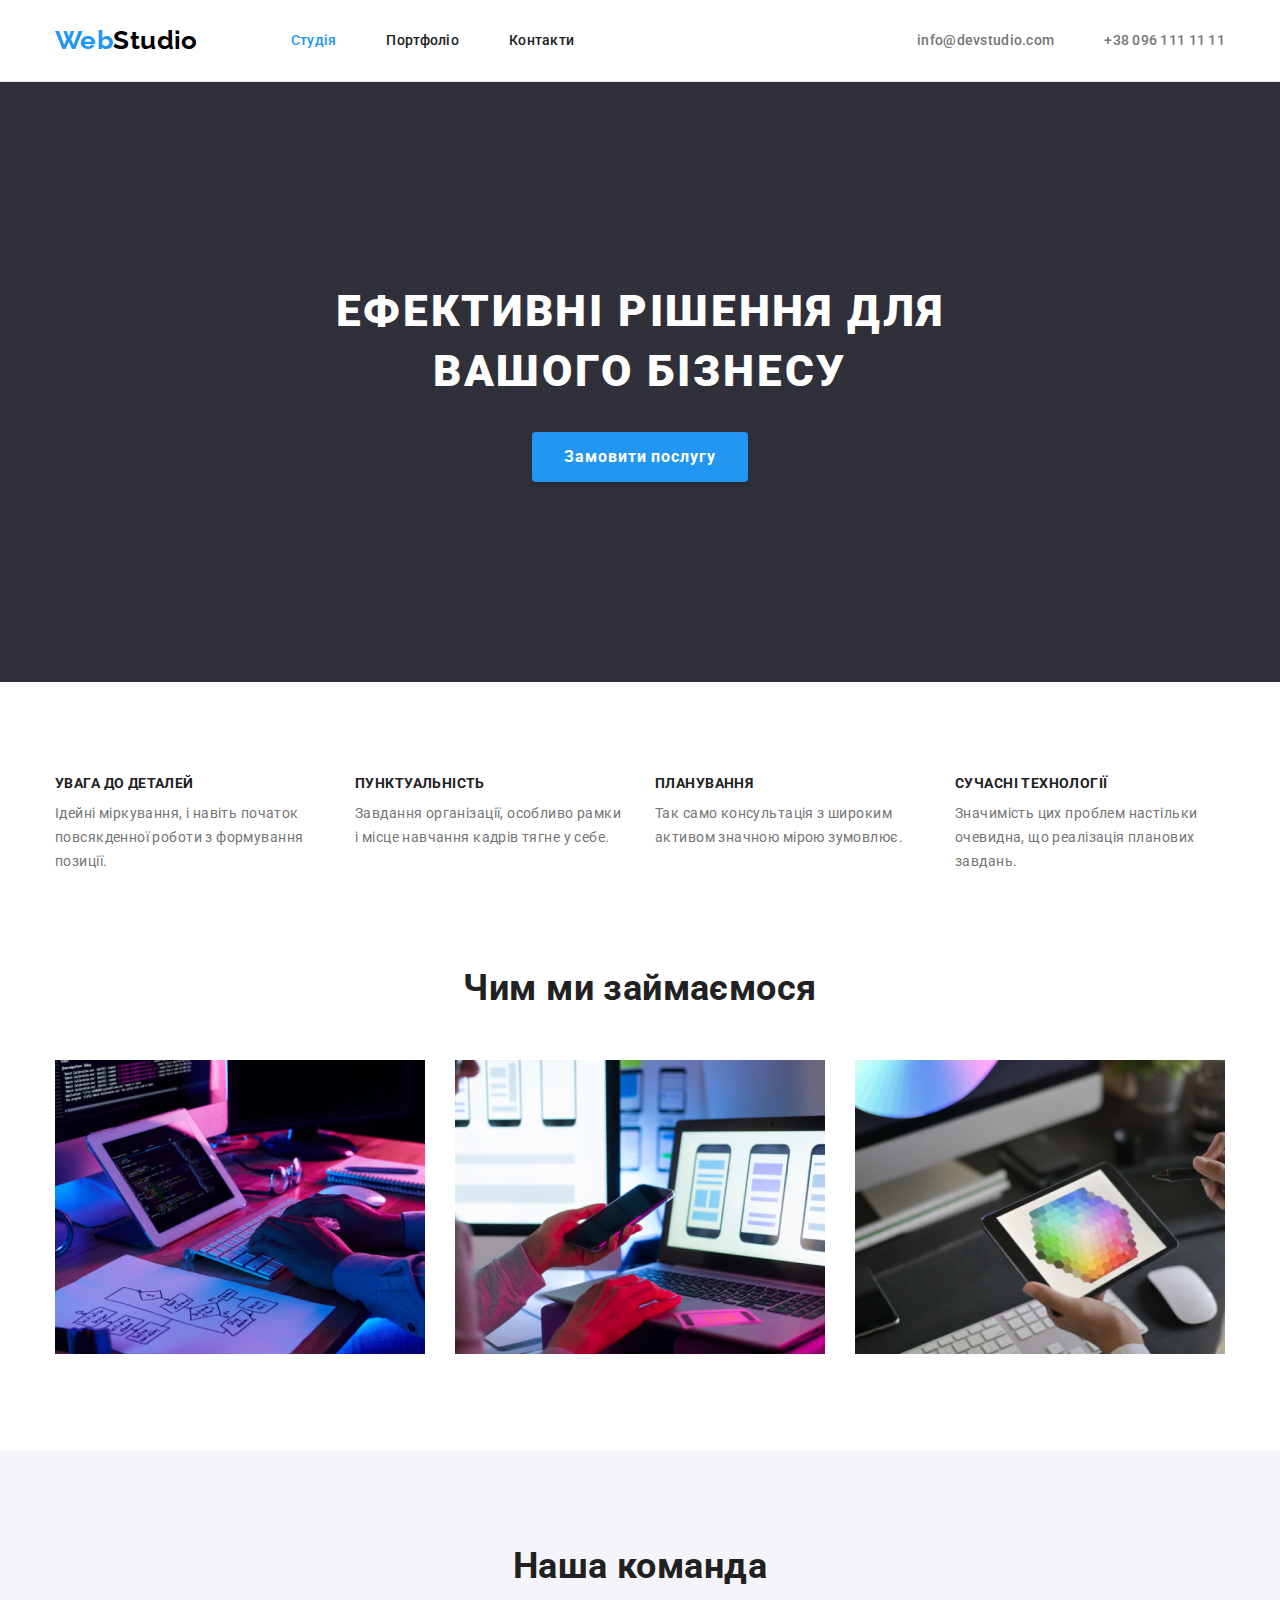
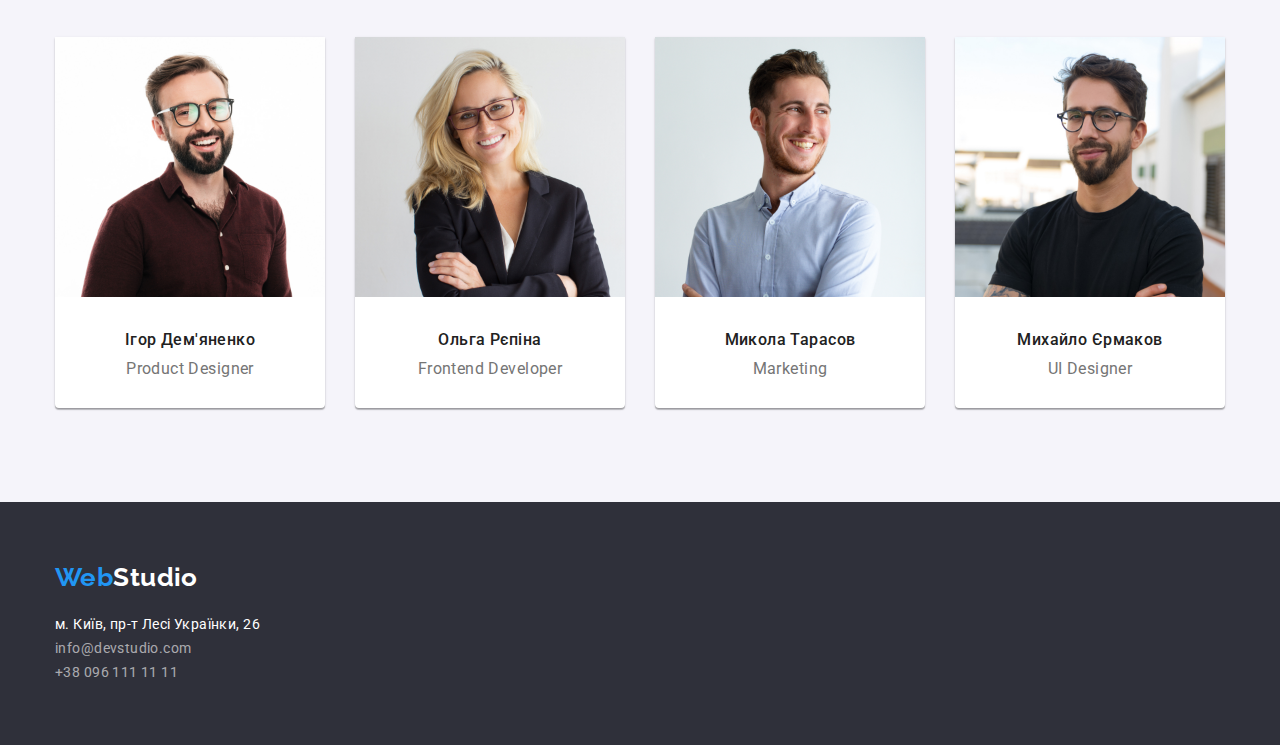
<file: index.html>
<!DOCTYPE html>
<html lang="uk">
  <head>
    <meta charset="UTF-8" />
    <meta http-equiv="X-UA-Compatible" content="IE=edge" />
    <meta name="viewport" content="width=device-width, initial-scale=1.0" />
    <title>Студія</title>
    <link
      href="https://fonts.googleapis.com/css2?family=Raleway:wght@700&family=Roboto:wght@400;500;700;900&display=swap"
      rel="stylesheet"
    />
    <link
      rel="stylesheet"
      href="https://cdnjs.cloudflare.com/ajax/libs/modern-normalize/1.1.0/modern-normalize.min.css"
    />
    <link rel="stylesheet" href="./css/style.css" />
  </head>
  <body>
    <header class="page-header">
      <div class="container main-nav">
        <nav class="nav-main">
          <a href="./index.html" class="logo"
            ><span class="logo-accent">Web</span>Studio</a
          >
          <ul class="site-nav">
            <li class="item"><a href="" class="link current">Студія</a></li>
            <li class="item">
              <a href="./portfolio.html" class="link">Портфоліо</a>
            </li>
            <li class="item"><a href="" class="link">Контакти</a></li>
          </ul>
        </nav>
        <ul class="contact">
          <li class="item">
            <a href="mailto:info@devstudio.com" class="link"
              >info@devstudio.com</a
            >
          </li>
          <li class="item">
            <a href="tel:+380961111111" class="link">+38 096 111 11 11</a>
          </li>
        </ul>
      </div>
    </header>
    <main>
      <!--Hero-->
      <section class="hero">
        <h1 class="hero-title">Ефективні рішення для вашого бізнесу</h1>
        <button type="button" class="hero-button">Замовити послугу</button>
      </section>
      <!--Переваги-->
      <section class="section">
        <div class="container">
          <h2 class="visually-hidden">Переваги</h2>
          <ul class="benefits">
            <li class="benefit">
              <h3 class="benefits-list">УВАГА ДО ДЕТАЛЕЙ</h3>
              <p class="text">
                Ідейні міркування, і навіть початок повсякденної роботи з
                формування позиції.
              </p>
            </li>
            <li class="benefit">
              <h3 class="benefits-list">ПУНКТУАЛЬНІСТЬ</h3>
              <p class="text">
                Завдання організації, особливо рамки і місце навчання кадрів
                тягне у себе.
              </p>
            </li>
            <li class="benefit">
              <h3 class="benefits-list">ПЛАНУВАННЯ</h3>
              <p class="text">
                Так само консультація з широким активом значною мірою зумовлює.
              </p>
            </li>
            <li class="benefit">
              <h3 class="benefits-list">СУЧАСНІ ТЕХНОЛОГІЇ</h3>
              <p class="text">
                Значимість цих проблем настільки очевидна, що реалізація
                планових завдань.
              </p>
            </li>
          </ul>
        </div>
      </section>
      <!--Напрямки роботи-->
      <section class="section works">
        <div class="container">
          <h2 class="work">Чим ми займаємося</h2>
          <ul class="work-list">
            <li class="image">
              <img
                src="./images/img1.jpg"
                alt="Десктопні пристрої"
                width="370"
              />
            </li>
            <li class="image">
              <img
                src="./images/img2.jpg"
                alt="Мобільні пристрої"
                width="370"
              />
            </li>
            <li class="image">
              <img src="./images/img3.jpg" alt="Планшети" width="370" />
            </li>
          </ul>
        </div>
      </section>
      <!--Команда-->
      <section class="section prof">
        <div class="container">
          <h2 class="comanda">Наша команда</h2>
          <ul class="container-prof">
            <li class="foto">
              <img
                src="./images/foto1.jpg"
                alt="Фото Ігор Дем'яненко"
                width="270"
                height="260"
              />
              <div class="about-team">
                <h3 class="comanda-element">Ігор Дем'яненко</h3>
                <p lang="en" class="professional">Product Designer</p>
              </div>
            </li>
            <li class="foto">
              <img
                src="./images/foto2.jpg"
                alt="Фото Ольга Рєпіна"
                width="270"
                height="260"
              />
              <div class="about-team">
                <h3 class="comanda-element">Ольга Рєпіна</h3>
                <p lang="en" class="professional">Frontend Developer</p>
              </div>
            </li>
            <li class="foto">
              <img
                src="./images/foto3.jpg"
                alt="Фото Микола Тарасов"
                width="270"
                height="260"
              />
              <div class="about-team">
                <h3 class="comanda-element">Микола Тарасов</h3>
                <p lang="en" class="professional">Marketing</p>
              </div>
            </li>
            <li class="foto">
              <img
                src="./images/foto4.jpg"
                alt="Фото Михайло Єрмаков"
                width="270"
                height="260"
              />
              <div class="about-team">
                <h3 class="comanda-element">Михайло Єрмаков</h3>
                <p lang="en" class="professional">UI Designer</p>
              </div>
            </li>
          </ul>
        </div>
      </section>
    </main>
    <footer class="foot-site">
      <div class="container footer">
        <a href="./index.html" class="logo-footer"
          ><span class="logo-accent">Web</span>Studio</a
        >
        <address>
          <ul class="contact-footer">
            <li>
              <a href="" class="linkWhite">м. Київ, пр-т Лесі Українки, 26</a>
            </li>
            <li class="adress footer">
              <a href="mailto:info@devstudio.com" class="link-footer"
                >info@devstudio.com</a
              >
            </li>
            <li class="adress footer">
              <a href="tel:+380961111111" class="link-footer"
                >+38 096 111 11 11</a
              >
            </li>
          </ul>
        </address>
      </div>
    </footer>
  </body>
</html>
</file>
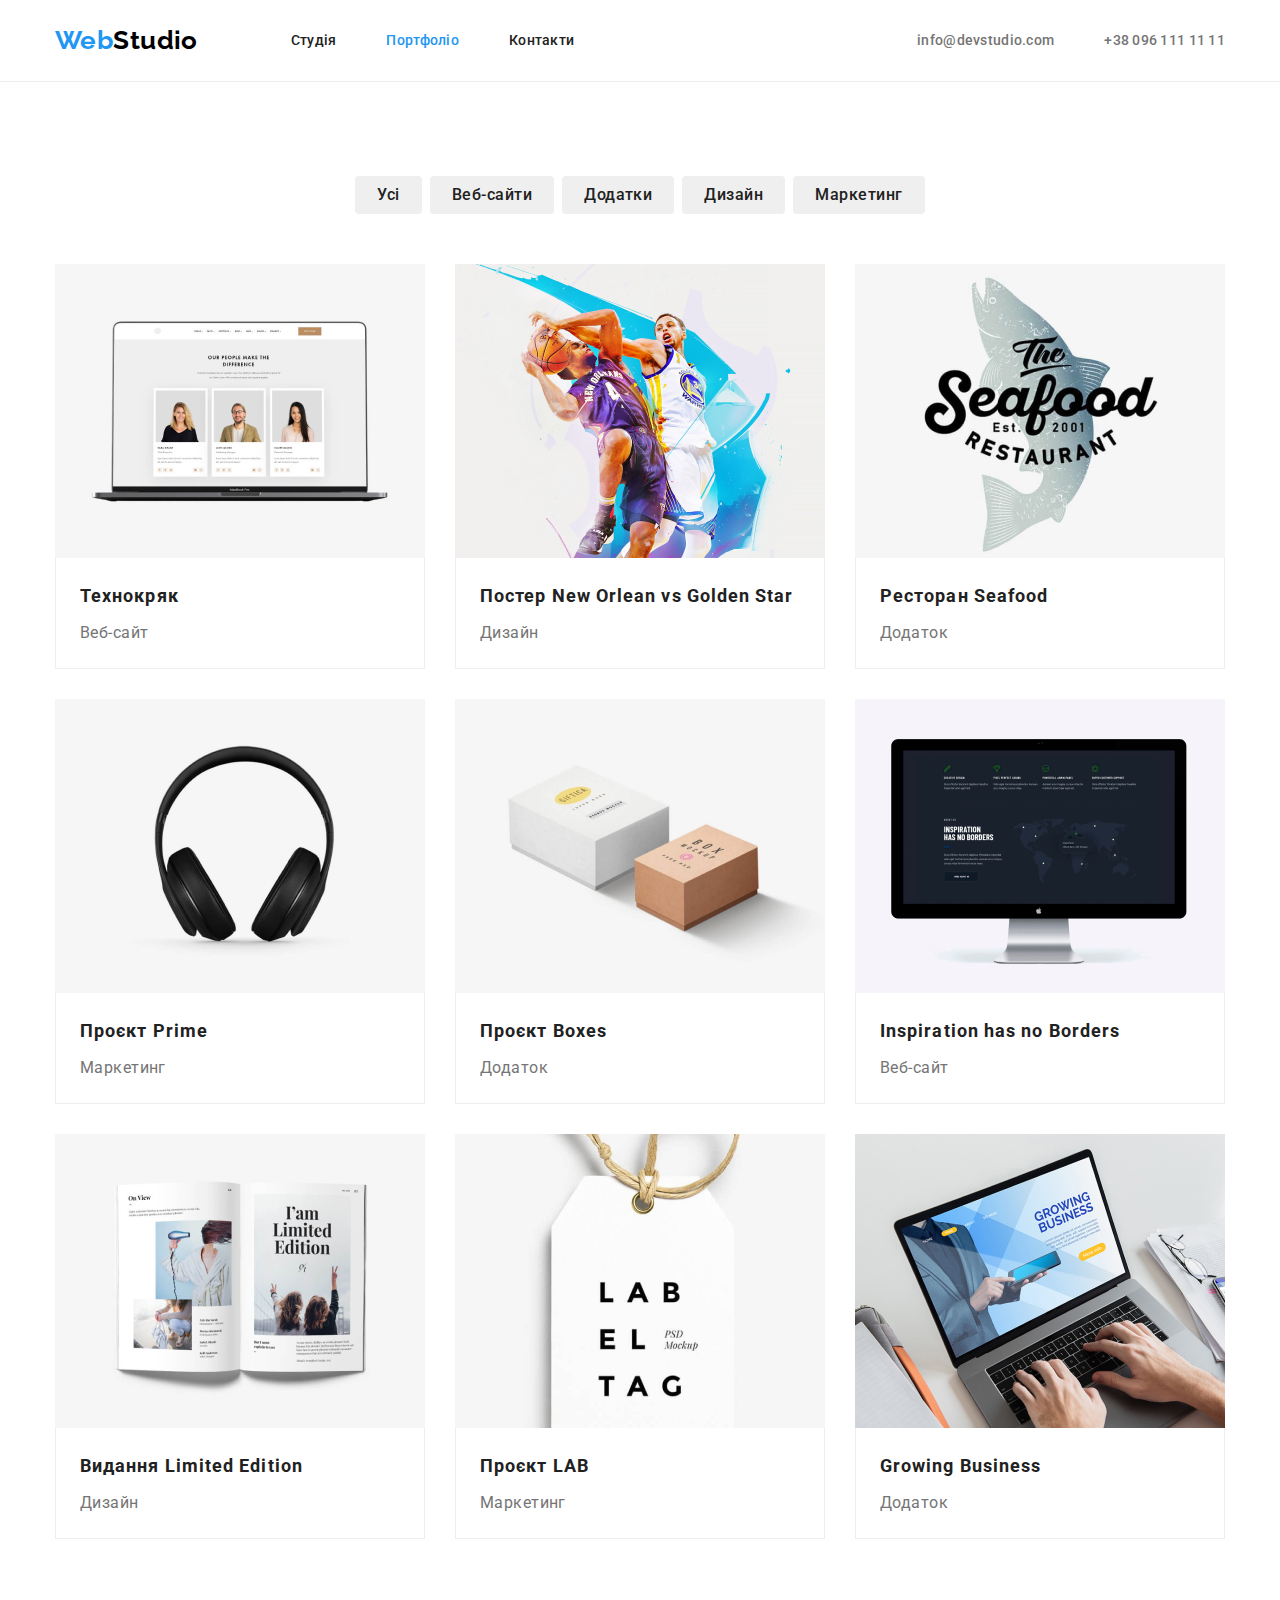
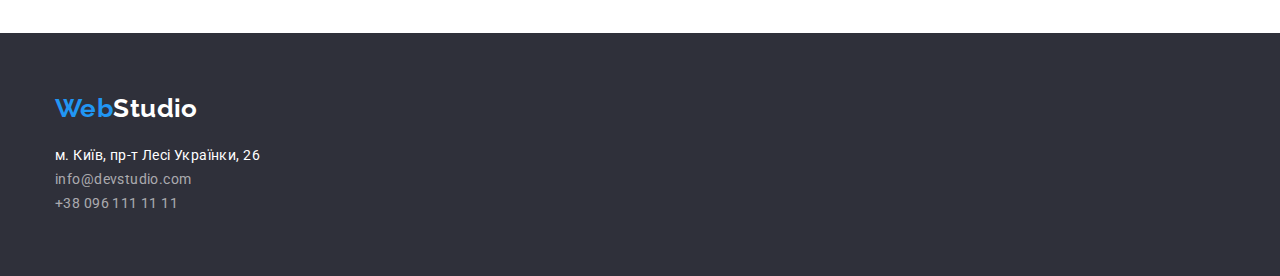
<file: portfolio.html>
<!DOCTYPE html>
<html lang="uk">
  <head>
    <meta charset="UTF-8" />
    <meta http-equiv="X-UA-Compatible" content="IE=edge" />
    <meta name="viewport" content="width=device-width, initial-scale=1.0" />
    <title>Портфоліо</title>
    <link
      href="https://fonts.googleapis.com/css2?family=Raleway:wght@700&family=Roboto:wght@400;500;700;900&display=swap"
      rel="stylesheet"
    />
    <link
      rel="stylesheet"
      href="https://cdnjs.cloudflare.com/ajax/libs/modern-normalize/1.1.0/modern-normalize.min.css"
    />
    <link rel="stylesheet" href="./css/style.css" />
  </head>
  <body>
    <header class="page-header">
      <div class="container main-nav">
        <nav class="nav-main">
          <a href="./index.html" class="logo"
            ><span class="logo-accent">Web</span>Studio</a
          >
          <ul class="site-nav">
            <li class="item"><a href="./index.html" class="link">Студія</a></li>
            <li class="item">
              <a href="" class="link current">Портфоліо</a>
            </li>
            <li class="item"><a href="" class="link">Контакти</a></li>
          </ul>
        </nav>
        <ul class="contact">
          <li class="item">
            <a href="mailto:info@devstudio.com" class="link"
              >info@devstudio.com</a
            >
          </li>
          <li class="item">
            <a href="tel:+380961111111" class="link">+38 096 111 11 11</a>
          </li>
        </ul>
      </div>
    </header>
    <main>
      <section class="section">
        <div class="container">
          <h1 class="visually-hidden">Портфоліо</h1>
          <ul class="ul-button">
            <li class="work-portf">
              <button type="button" class="filtr-button">Усі</button>
            </li>
            <li class="work-portf">
              <button type="button" class="filtr-button">Веб-сайти</button>
            </li>
            <li class="work-portf">
              <button type="button" class="filtr-button">Додатки</button>
            </li>
            <li class="work-portf">
              <button type="button" class="filtr-button">Дизайн</button>
            </li>
            <li class="work-portf">
              <button type="button" class="filtr-button">Маркетинг</button>
            </li>
          </ul>
          <ul class="ul-portfolio">
            <li class="example">
              <a href="" class="card">
                <img
                  class="example-img"
                  src="./images/portfolio1.jpg"
                  alt="Технокряк"
                  width="370"
                  height="294"
                />
                <div class="content">
                  <h2 class="title">Технокряк</h2>
                  <p class="text-portf">Веб-сайт</p>
                </div>
              </a>
            </li>
            <li class="example">
              <a href="" class="card">
                <img
                  class="example-img"
                  src="./images/portfolio2.jpg"
                  alt="Постер New Orlean vs Golden Star"
                  width="370"
                  height="294"
                />
                <div class="content">
                  <h2 class="title">Постер New Orlean vs Golden Star</h2>
                  <p class="text-portf">Дизайн</p>
                </div>
              </a>
            </li>
            <li class="example">
              <a href="" class="card">
                <img
                  class="example-img"
                  src="./images/portfolio3.jpg"
                  alt="Ресторан Seafood"
                  width="370"
                  height="294"
                />
                <div class="content">
                  <h2 class="title">Ресторан Seafood</h2>
                  <p class="text-portf">Додаток</p>
                </div>
              </a>
            </li>
            <li class="example">
              <a href="" class="card">
                <img
                  class="example-img"
                  src="./images/portfolio4.jpg"
                  alt="Проєкт Prime"
                  width="370"
                  height="294"
                />
                <div class="content">
                  <h2 class="title">Проєкт Prime</h2>
                  <p class="text-portf">Маркетинг</p>
                </div>
              </a>
            </li>
            <li class="example">
              <a href="" class="card">
                <img
                  class="example-img"
                  src="./images/portfolio5.jpg"
                  alt="Проєкт Boxes"
                  width="370"
                  height="294"
                />
                <div class="content">
                  <h2 class="title">Проєкт Boxes</h2>
                  <p class="text-portf">Додаток</p>
                </div>
              </a>
            </li>
            <li class="example">
              <a href="" class="card">
                <img
                  class="example-img"
                  src="./images/portfolio6.jpg"
                  alt="Inspiration has no Borders"
                  width="370"
                  height="294"
                />
                <div class="content">
                  <h2 class="title">Inspiration has no Borders</h2>
                  <p class="text-portf">Веб-сайт</p>
                </div>
              </a>
            </li>
            <li class="example">
              <a href="" class="card">
                <img
                  class="example-img"
                  src="./images/portfolio7.jpg"
                  alt="Видання Limited Edition"
                  width="370"
                  height="294"
                />
                <div class="content">
                  <h2 class="title">Видання Limited Edition</h2>
                  <p class="text-portf">Дизайн</p>
                </div>
              </a>
            </li>
            <li class="example">
              <a href="" class="card">
                <img
                  class="example-img"
                  src="./images/portfolio8.jpg"
                  alt="Проєкт LAB"
                  width="370"
                  height="294"
                />
                <div class="content">
                  <h2 class="title">Проєкт LAB</h2>
                  <p class="text-portf">Маркетинг</p>
                </div>
              </a>
            </li>
            <li class="example">
              <a href="" class="card">
                <img
                  class="example-img"
                  src="./images/portfolio9.jpg"
                  alt="Growing Business"
                  width="370"
                  height="294"
                />
                <div class="content">
                  <h2 class="title">Growing Business</h2>
                  <p class="text-portf">Додаток</p>
                </div>
              </a>
            </li>
          </ul>
        </div>
      </section>
    </main>
    <footer class="foot-site">
      <div class="container footer">
        <a href="./index.html" class="logo-footer"
          ><span class="logo-accent">Web</span>Studio</a
        >
        <address>
          <ul class="contact-footer">
            <li>
              <a href="" class="linkWhite">м. Київ, пр-т Лесі Українки, 26</a>
            </li>
            <li class="adress footer">
              <a href="mailto:info@devstudio.com" class="link-footer"
                >info@devstudio.com</a
              >
            </li>
            <li class="adress footer">
              <a href="tel:+380961111111" class="link-footer"
                >+38 096 111 11 11</a
              >
            </li>
          </ul>
        </address>
      </div>
    </footer>
  </body>
</html>
</file>
<file: css/style.css>
/* logo #000000 #2196F3
#2196F3 hover i focus
#212121
#757575
hero #FFFFFF */

:root {
  --primary-text-color: #212121;
  --title-text-color: #757575;
  --accent-color: #2196f3;
  --primary-white-color: #ffffff;
  --primary-color-logo: #000000;
  --background-color-hero-batton: #188ce8;
  --background-color-hero: #2f303a;
  --border-portfolio: #EEEEEE;
  --header-color-border: #ECECEC;
  --background-color-profess: #F5F4FA;
  --portfolio-background: #f5f5f5;
}

body {
  background-color: var(--primary-white-color);
  color: var(--primary-text-color);
  font-family: Roboto, sans-serif;
  font-size: 14px;
  letter-spacing: 0.03em;
}

li {
  list-style-type: none;
  padding-bottom: 0;
  padding-top: 0;
}

ul {
  padding-left: 0;
}

h1,
h2,
h3,
p,
ul {
  margin-top: 0;
  margin-bottom: 0;
}

.page-header {
  border-bottom: 1px solid var(--header-color-border);
}

.container {
  margin-left: auto;
  margin-right: auto;
  max-width: 1200px;
  padding-left: 15px;
  padding-right: 15px;
  /* outline: 2px solid tomato; */
}

.main-nav {
  display: flex;
  align-items: center;
}

.nav-main {
  display: flex;
  align-items: center;
}

.section {
  padding-top: 94px;
  padding-bottom: 94px;
}
  
.logo {
  margin-right: 93px;
  padding-top: 24px;
  padding-bottom: 24px;

  font-family: "Raleway";
  font-weight: 700;
  font-size: 26px;
  line-height: 1.19;
  color: var(--primary-color-logo);
  text-decoration: none;
}

.logo-accent {
  color: var(--accent-color);
}

/* Site nav */
.contact,
.site-nav {
  display: flex;
  margin-top: 0;
  margin-bottom: 0;
}

.contact {
  margin-left: auto;
}
.site-nav .item + .item,
.contact .item + .item {
  margin-left: 50px;

  /* .site-nav .item:not(:last-child) {
        margin-right: 50px; */
}
.contact .item {
  padding-top: 32px;
  padding-bottom: 32px;
}

.site-nav .link {
  display: block;
  padding-top: 32px;
  padding-bottom: 32px;

  color: var(--primary-text-color);
  font-weight: 500;
  line-height: 1.14;
  letter-spacing: 0.02em;
  text-decoration: none;
}

.site-nav .link:hover,
.site-nav .link:focus {
  color: var(--accent-color);
}

.site-nav .link.current {
  color: var(--accent-color);
}

.contact .link {
  color: var(--title-text-color);
  font-weight: 500;
  line-height: 1.14;
  letter-spacing: 0.02em;
  text-decoration: none;
}

.contact .link:hover,
.contact .link:focus {
  color: var(--accent-color);
}

/* Page header */
.page-header {
  background-color: var(--primary-white-color);
}

/* HERO*/
.hero {
  text-align: center;
  padding-top: 200px;
  padding-bottom: 200px;
  background-color: var(--background-color-hero);
}

.hero-title {
  width: 696px;
  margin-bottom: 30px;
  margin-left: auto;
  margin-right: auto;

  color: var(--primary-white-color);
  font-weight: 900;
  font-size: 44px;
  line-height: 1.36;
  letter-spacing: 0.06em;
  text-transform: uppercase;
}

.hero-button {
  display: inline-block;
  border-style: none;
  border-radius: 4px;
  padding: 10px 32px;
  min-width: 216px;

  color: var(--primary-white-color);
  background-color: var(--accent-color);
  font-family: inherit;
  font-weight: 700;
  font-size: 16px;
  line-height: 1.88;
  letter-spacing: 0.06em;
  cursor: pointer;
  box-shadow: 0px 4px 4px rgba(0, 0, 0, 0.15);
}

.hero-button:hover,
.hero-button:focus {
  background-color: var(--background-color-hero-batton);
}

/* benefits */
.benefits {
  display: flex;
  flex-wrap: wrap;
  padding-left: 0;
  list-style: none;
}

.benefit {
  width: 270px;
}

.benefits .benefit + .benefit {
  margin-left: 30px;
}
.benefits-list {
  color: var(--primary-text-color);
  font-size: 14px;
  font-weight: 700;
  line-height: 1.14;
}

.text {
  margin-top: 10px;
  color: var(--title-text-color);
  line-height: 1.71;
}

.image {
  display: inline-block;
}
/* Work end Comanda */
.container-prof {
  display: flex;
}
.container-prof .foto + .foto {
  margin-left: 30px;
}

.section.works {
  padding-top: 0;
}

.section.prof {
  background-color: var(--background-color-profess);
}

.work,
.comanda {
  margin-bottom: 50px;

  font-weight: 700;
  font-size: 36px;
  line-height: 1.17;
  text-align: center;
}

.work-list {
  display: flex;
}

.work-list .image + .image {
  margin-left: 30px;
}

.about-team {
  padding: 30px 0;
  text-align: center;
}


.comanda-teams {
  display: flex;
}

.comanda-element {
  font-weight: 500;
  font-size: 16px;
  line-height: 1.19;
}

.professional {
  margin-top: 10px;

  color: var(--title-text-color);
  font-size: 16px;
  line-height: 1.19;
}

.foto {
  background-color: var(--primary-white-color);
  box-shadow: 0px 1px 3px rgba(0, 0, 0, 0.12), 0px 1px 1px rgba(0, 0, 0, 0.14),
    0px 2px 1px rgba(0, 0, 0, 0.2);
  border-radius: 0px 0px 4px 4px;
}

/* Footer */
.foot-site {
  background-color: var(--background-color-hero);
  padding-top: 60px;
  padding-bottom: 60px;
}

.logo-footer {
  display: inline-block;
  padding-bottom: 20px;

  font-family: "Raleway";
  font-weight: 700;
  font-size: 26px;
  line-height: 1.19;
  color: var(--primary-white-color);
  text-decoration: none;
}

.contact-footer .linkWhite {
  color: var(--primary-white-color);
  text-decoration: none;
  font-size: 14px;
  font-style: normal;
  line-height: 1.71;
}

.contact .linkWhite:hover,
.contact .linkWhite:focus {
  color: var(--accent-color);
}

.link-footer {
  color: rgba(255, 255, 255, 0.6);
  font-size: 14px;
  line-height: 1.71;
  font-style: normal;
  text-decoration: none;
}


/* PORTFOLIO */
.content .title {
  margin-top: 0px;
  margin-bottom: 4px;

  color: var(--primary-text-color);
  font-weight: 700;
  font-size: 18px;
  line-height: 2;
  letter-spacing: 0.06em;
  text-decoration: none;
}

.text-portf {
  margin-top: 0;
  margin-bottom: 0px;

  color: var(--title-text-color);
  font-size: 16px;
  line-height: 1.88;
  text-decoration: none;
}

.filtr-button {
  border-radius: 4px;
  border-style: none;
  padding: 6px 22px;

  color: var(--primary-text-color);
  font-weight: 500;
  font-size: 16px;
  line-height: 1.62;
  text-align: center;
  letter-spacing: 0.03em;
  font-family: inherit;
  cursor: pointer;
  font-family: inherit;+
  border: 1px solid transparent;
}

.filtr-button:hover,
.filtr-button:focus {
  color: var(--primary-white-color);
  background-color: var(--accent-color);
  box-shadow: 0px 3px 1px rgba(0, 0, 0, 0.1), 0px 1px 2px rgba(0, 0, 0, 0.08),
    0px 2px 2px rgba(0, 0, 0, 0.12);
}

.work-portf {
  padding-bottom: 0;
}
.card {
  text-decoration: none;
}

.card.text-portf {
  margin-top: 4px;
}

.ul-button {
  display: flex;
  flex-wrap: wrap;
  justify-content: center;
  gap: 8px;
  margin-top: 0;
  margin-bottom: 50px;
  padding-left: 0;
  list-style: none;
}

.ul-portfolio {
  display: flex;
  flex-wrap: wrap;
  margin-top: 0;
  margin-bottom: 0;
  padding-left: 0;
  list-style: none;
}

.example {
  margin-right: 30px;
  margin-bottom: 30px;
}


.example:nth-child(3n) {
  margin-right: 0;
}

.example:nth-last-child(-n + 3) {
  margin-bottom: 0;
}

.example-img {
  display: block;
  max-width: 100%;
  height: auto;
}
.content {
  border: 1px solid var(--border-portfolio);
  padding: 20px 24px;
  border-top: none;
}

.visually-hidden {
  position: absolute;
  white-space: nowrap;
  width: 1px;
  height: 1px;
  overflow: hidden;
  border: 0;
  padding: 0;
  clip: rect(0 0 0 0);
  clip-path: inset(50%);
  margin: -1px;
}
</file>
